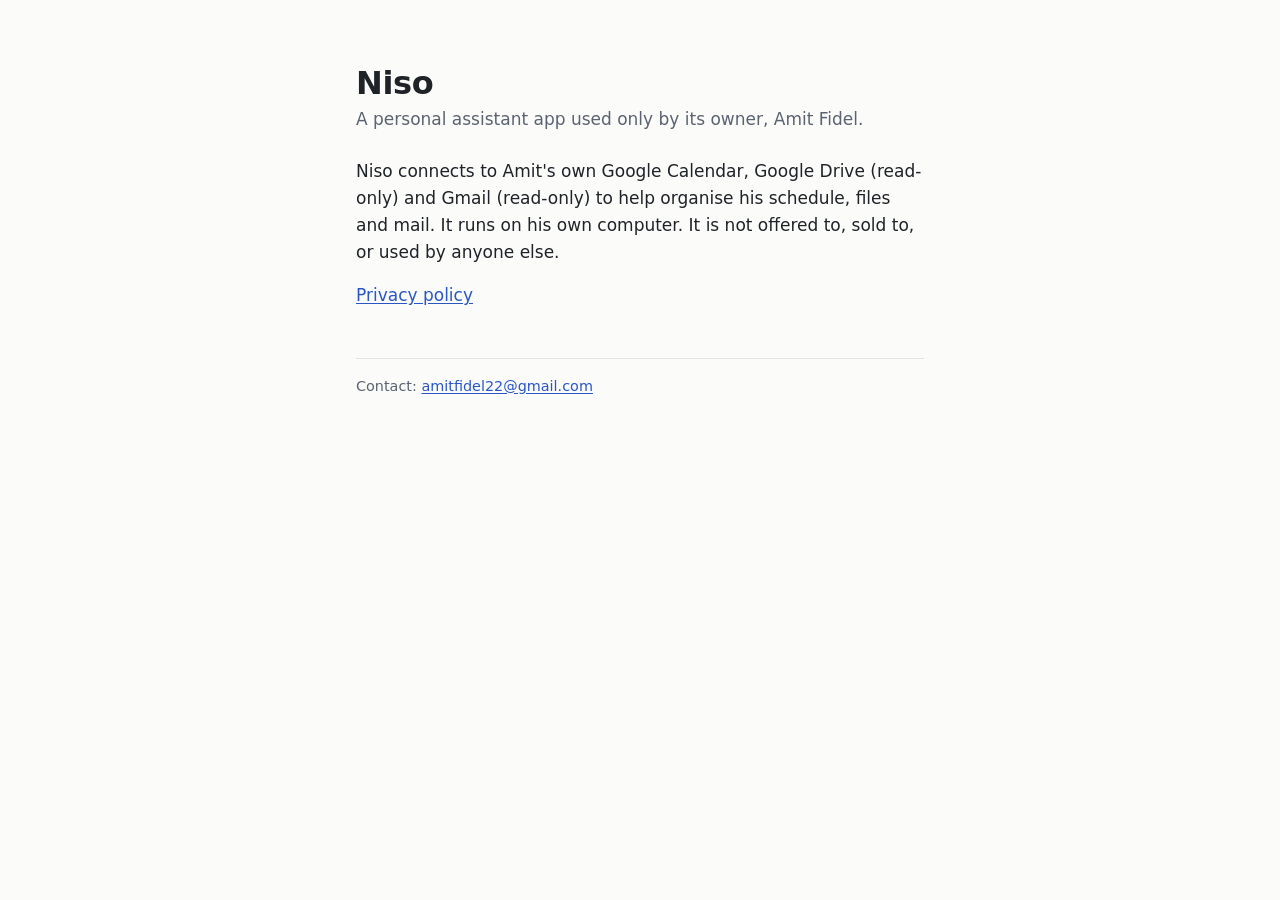
<file: index.html>
<!doctype html>
<html lang="en">
<head>
<meta charset="utf-8">
<meta name="viewport" content="width=device-width, initial-scale=1">
<title>Niso</title>
<meta name="description" content="Niso, a personal assistant app used only by its owner, Amit Fidel.">
<link rel="stylesheet" href="style.css">
</head>
<body>
<main>
<h1>Niso</h1>
<p class="sub">A personal assistant app used only by its owner, Amit Fidel.</p>
<p>Niso connects to Amit's own Google Calendar, Google Drive (read-only) and Gmail (read-only) to help organise his schedule, files and mail. It runs on his own computer. It is not offered to, sold to, or used by anyone else.</p>
<p><a href="privacy.html">Privacy policy</a></p>
<footer>Contact: <a href="mailto:amitfidel22@gmail.com">amitfidel22@gmail.com</a></footer>
</main>
</body>
</html>
</file>
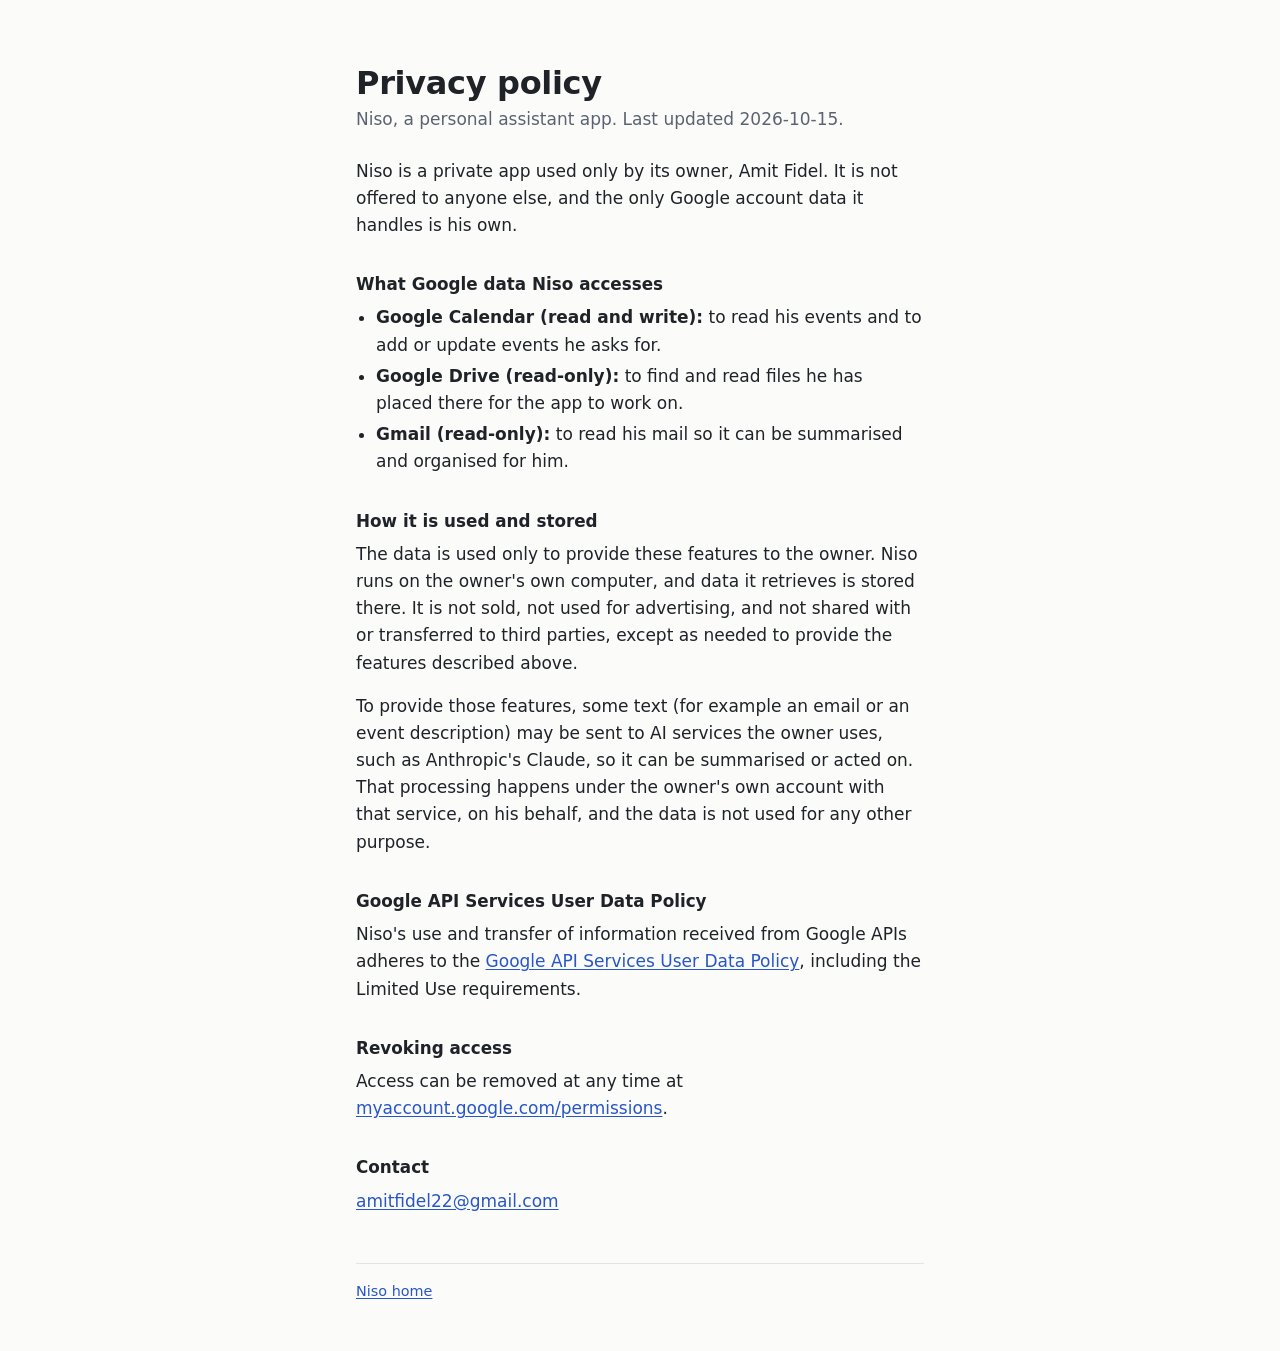
<file: privacy.html>
<!doctype html>
<html lang="en">
<head>
<meta charset="utf-8">
<meta name="viewport" content="width=device-width, initial-scale=1">
<title>Niso privacy policy</title>
<link rel="stylesheet" href="style.css">
</head>
<body>
<main>
<h1>Privacy policy</h1>
<p class="sub">Niso, a personal assistant app. Last updated 2026-10-15.</p>

<p>Niso is a private app used only by its owner, Amit Fidel. It is not offered to anyone else, and the only Google account data it handles is his own.</p>

<h2>What Google data Niso accesses</h2>
<ul>
<li><strong>Google Calendar (read and write):</strong> to read his events and to add or update events he asks for.</li>
<li><strong>Google Drive (read-only):</strong> to find and read files he has placed there for the app to work on.</li>
<li><strong>Gmail (read-only):</strong> to read his mail so it can be summarised and organised for him.</li>
</ul>

<h2>How it is used and stored</h2>
<p>The data is used only to provide these features to the owner. Niso runs on the owner's own computer, and data it retrieves is stored there. It is not sold, not used for advertising, and not shared with or transferred to third parties, except as needed to provide the features described above.</p>
<p>To provide those features, some text (for example an email or an event description) may be sent to AI services the owner uses, such as Anthropic's Claude, so it can be summarised or acted on. That processing happens under the owner's own account with that service, on his behalf, and the data is not used for any other purpose.</p>

<h2>Google API Services User Data Policy</h2>
<p>Niso's use and transfer of information received from Google APIs adheres to the <a href="https://developers.google.com/terms/api-services-user-data-policy">Google API Services User Data Policy</a>, including the Limited Use requirements.</p>

<h2>Revoking access</h2>
<p>Access can be removed at any time at <a href="https://myaccount.google.com/permissions">myaccount.google.com/permissions</a>.</p>

<h2>Contact</h2>
<p><a href="mailto:amitfidel22@gmail.com">amitfidel22@gmail.com</a></p>

<footer><a href="index.html">Niso home</a></footer>
</main>
</body>
</html>
</file>
<file: style.css>
:root{--bg:#fbfbfa;--fg:#1f2328;--muted:#5b6370;--rule:#e4e4e2;--link:#2856c7;--s:1rem;color-scheme:light dark}
@media (prefers-color-scheme:dark){:root{--bg:#141517;--fg:#e8e8e6;--muted:#9aa0a8;--rule:#2a2c30;--link:#8fb0ff}}
*{box-sizing:border-box}
html{-webkit-text-size-adjust:100%}
body{margin:0;background:var(--bg);color:var(--fg);font:17px/1.6 system-ui,-apple-system,"Segoe UI",Roboto,sans-serif}
main{max-width:38rem;margin:0 auto;padding:calc(var(--s)*4) calc(var(--s)*1.25) calc(var(--s)*3)}
h1{font-size:2rem;line-height:1.2;margin:0 0 .25rem;letter-spacing:-.01em}
h2{font-size:1.05rem;margin:2rem 0 .4rem}
.sub{color:var(--muted);margin:0 0 1.5rem}
p,ul{margin:0 0 1rem}
ul{padding-left:1.25rem}
li{margin:.25rem 0}
a{color:var(--link);text-underline-offset:2px}
footer{margin-top:3rem;padding-top:1rem;border-top:1px solid var(--rule);color:var(--muted);font-size:.9rem}
</file>
